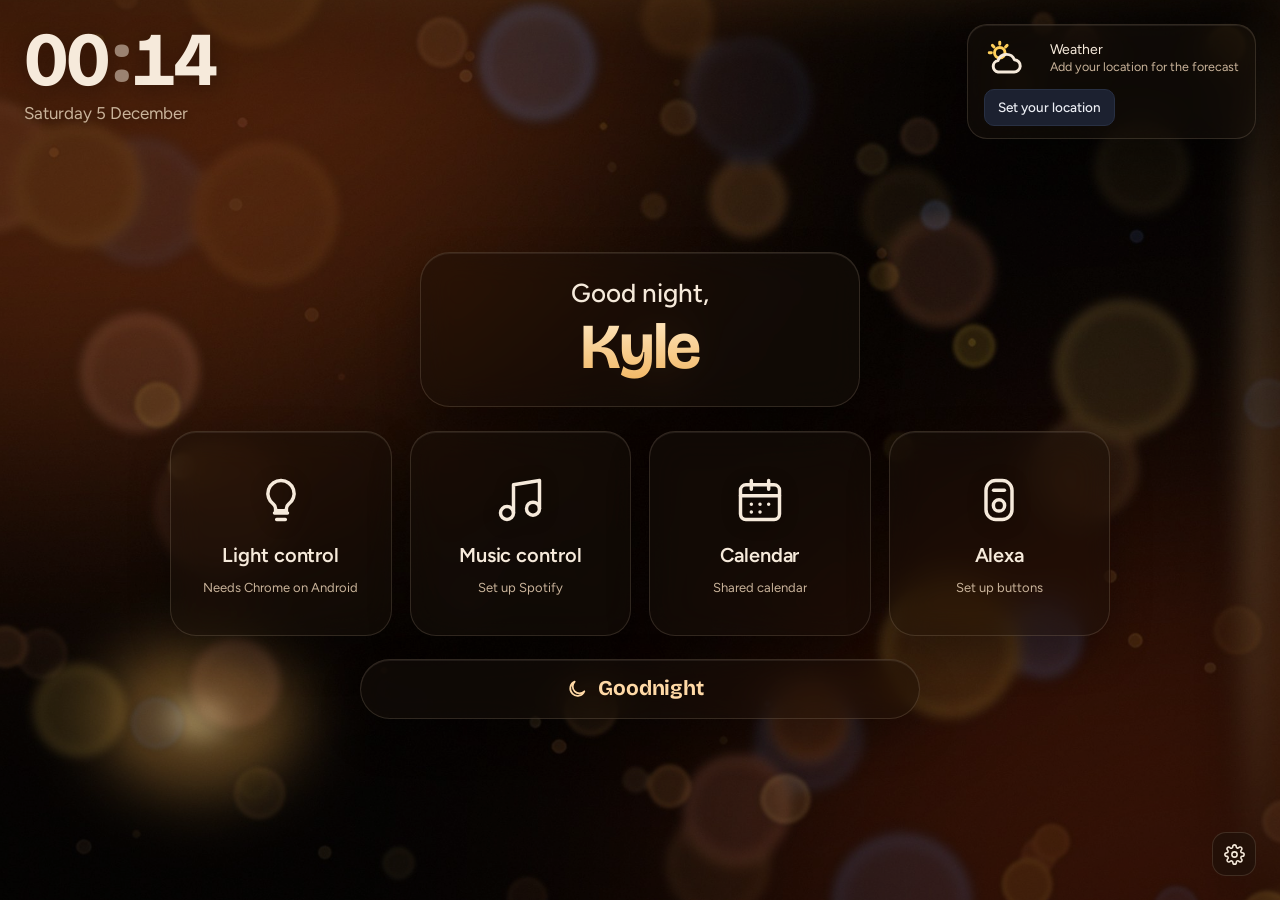
<file: home.html>
<!doctype html>
<html lang="en-GB">
<head>
<meta charset="utf-8">
<meta name="viewport" content="width=device-width, initial-scale=1, viewport-fit=cover">
<meta name="theme-color" content="#0b0d12">
<meta name="mobile-web-app-capable" content="yes">
<title>Home</title>
<link rel="manifest" href="manifest.webmanifest">
<link rel="icon" href="icons/icon-192.png">
<link rel="preconnect" href="https://fonts.googleapis.com">
<link rel="preconnect" href="https://fonts.gstatic.com" crossorigin>
<link rel="stylesheet" href="https://fonts.googleapis.com/css2?family=Bricolage+Grotesque:opsz,wght@12..96,500;12..96,700&family=Figtree:wght@400;500;600;700&display=swap">
<link rel="stylesheet" href="home.css?v=16">
</head>
<body data-view="home">
<div class="bgImg" aria-hidden="true"></div><div class="bgShade" aria-hidden="true"></div>
<div class="glows" aria-hidden="true"><i class="glow g1"></i><i class="glow g2"></i></div>

<div class="app" id="app">

  <!-- ============ LANDING ============ -->
  <section class="view vHome" data-view="home">
    <div class="hTop">
      <div>
        <div class="hTime" aria-live="off"><span id="hh">00</span><span class="colon">:</span><span id="mm">00</span><span class="ampm" id="ampm"></span></div>
        <div class="hDate" id="date"></div>
      </div>
      <div class="hWx glass" id="weather">
        <div class="wnow">
          <span class="wicon" id="wIcon"></span>
          <div class="wtemp" id="wTemp"></div>
          <div class="wtext"><div id="wDesc">Weather</div><div class="sub" id="wMeta">Finding your location…</div></div>
        </div>
        <div class="hours" id="wHours" hidden></div>
        <button class="btn ghost sm wSetup" id="wSetup" hidden>Set your location</button>
      </div>
    </div>

    <div class="hCenter">
      <div class="greetCard glass"><div class="gSmall" id="greet">Good evening,</div><div class="gName" id="gName"></div></div>
      <div class="tiles">
        <button class="tile glass" data-go="lights">
          <span class="tIcon"><svg viewBox="0 0 24 24"><path d="M9 18h6M10 21h4M12 3a6 6 0 0 0-3.5 10.9c.6.5 1 1.2 1 2V17h5v-1.1c0-.8.4-1.5 1-2A6 6 0 0 0 12 3z"/></svg></span>
          <b>Light control</b><small id="tLights"></small>
        </button>
        <button class="tile glass" data-go="music">
          <span class="live" id="tLive" hidden></span>
          <span class="tIcon" id="tMusicIcon"></span>
          <b>Music control</b><small id="tMusic"></small>
        </button>
        <button class="tile glass" data-go="calendar">
          <span class="tIcon"><svg viewBox="0 0 24 24"><rect x="3" y="5" width="18" height="16" rx="2.5"/><path d="M3 10h18M8 3v4M16 3v4"/><path d="M8 14h.01M12 14h.01M16 14h.01M8 17.5h.01M12 17.5h.01"/></svg></span>
          <b>Calendar</b><small id="tCal"></small>
        </button>
        <button class="tile glass" data-go="alexa">
          <span class="tIcon"><svg viewBox="0 0 24 24"><rect x="6" y="3" width="12" height="18" rx="4.5"/><circle cx="12" cy="14.5" r="2.6"/><path d="M9.5 7.5h5"/></svg></span>
          <b>Alexa</b><small id="tAlexa"></small>
        </button>
      </div>
      <button class="goodnight glass" id="gnBtn"><svg viewBox="0 0 24 24"><path d="M20 14.5A8 8 0 1 1 9.5 4a6.5 6.5 0 0 0 10.5 10.5z"/></svg><span id="gnText">Goodnight</span><small id="gnSub"></small></button>
    </div>

    <div class="hFoot">
      <span class="camDot" id="camDot" hidden title="Walk-up wake is watching for movement with the front camera"><svg viewBox="0 0 24 24"><path d="M2 12s3.6-7 10-7 10 7 10 7-3.6 7-10 7S2 12 2 12z"/><circle cx="12" cy="12" r="3"/></svg></span>
      <button class="icon" data-settings aria-label="Settings"><svg viewBox="0 0 24 24"><circle cx="12" cy="12" r="3"/><path d="M19.4 15a1.7 1.7 0 0 0 .3 1.8l.1.1a2 2 0 1 1-2.8 2.8l-.1-.1a1.7 1.7 0 0 0-1.8-.3 1.7 1.7 0 0 0-1 1.5V21a2 2 0 1 1-4 0v-.1a1.7 1.7 0 0 0-1.1-1.5 1.7 1.7 0 0 0-1.8.3l-.1.1a2 2 0 1 1-2.8-2.8l.1-.1a1.7 1.7 0 0 0 .3-1.8 1.7 1.7 0 0 0-1.5-1H3a2 2 0 1 1 0-4h.1a1.7 1.7 0 0 0 1.5-1.1 1.7 1.7 0 0 0-.3-1.8l-.1-.1a2 2 0 1 1 2.8-2.8l.1.1a1.7 1.7 0 0 0 1.8.3H9a1.7 1.7 0 0 0 1-1.5V3a2 2 0 1 1 4 0v.1a1.7 1.7 0 0 0 1 1.5 1.7 1.7 0 0 0 1.8-.3l.1-.1a2 2 0 1 1 2.8 2.8l-.1.1a1.7 1.7 0 0 0-.3 1.8V9a1.7 1.7 0 0 0 1.5 1H21a2 2 0 1 1 0 4h-.1a1.7 1.7 0 0 0-1.5 1z"/></svg></button>
    </div>
  </section>

  <!-- ============ LIGHTS ============ -->
  <section class="view vLights" data-view="lights" hidden>
    <header class="topbar">
      <button class="back" data-back><svg viewBox="0 0 24 24"><path d="m15 18-6-6 6-6"/></svg><span class="backLbl">Home</span></button>
      <h1>Lights</h1>
      <div class="tbRight">
        <button class="pwrBtn" id="allOn"><svg viewBox="0 0 24 24"><path d="M12 3v8"/><path d="M6.3 7.3a8 8 0 1 0 11.4 0"/></svg>All on</button>
        <button class="pwrBtn off" id="allOff"><svg viewBox="0 0 24 24"><path d="M12 3v8"/><path d="M6.3 7.3a8 8 0 1 0 11.4 0"/></svg>All off</button>
        <button class="icon" data-settings aria-label="Settings"><svg viewBox="0 0 24 24"><circle cx="12" cy="12" r="3"/><path d="M12 2v3M12 19v3M4.2 4.2l2.1 2.1M17.7 17.7l2.1 2.1M2 12h3M19 12h3M4.2 19.8l2.1-2.1M17.7 6.3l2.1-2.1"/></svg></button></div>
    </header>
    <div class="lBody">
      <div class="lLeft">
        <div class="seg lTabs" id="lTabs"><button data-t="scenes">Scenes</button><button data-t="effects">Effects</button></div>
        <div id="scenesPane"><div class="scenes" id="scenes"></div></div>
        <div id="fxPane" hidden>
          <div class="fxOn" id="fxOn"></div>
          <div class="scenes" id="fxGrid"></div>
          <div class="fxCtl">
            <div class="range" id="fxSpeedR" style="--dc:#8e96aa"><div class="fill"></div><div class="lbl"><span>Speed</span><span class="pct"></span></div><input type="range" min="1" max="100" aria-label="Effect speed"></div>
            <div class="range" id="fxBrightR" style="--dc:#8e96aa"><div class="fill"></div><div class="lbl"><span>Brightness</span><span class="pct"></span></div><input type="range" min="5" max="100" aria-label="Effect brightness"></div>
          </div>
          <button class="btn sm wide" id="fxStop" hidden style="margin-top:10px">Stop effect</button>
        </div>
      </div>
      <div class="lCards">
        <section class="card dev" id="dev-curtain"></section>
        <section class="card dev" id="dev-strip"></section>
        <section class="card dev" id="dev-usb"></section>
      </div>
    </div>
  </section>

  <!-- ============ ALEXA ============ -->
  <section class="view vAlexa" data-view="alexa" hidden>
    <header class="topbar">
      <button class="back" data-back><svg viewBox="0 0 24 24"><path d="m15 18-6-6 6-6"/></svg><span class="backLbl">Home</span></button>
      <h1>Alexa</h1>
      <div class="tbRight"><button class="btn ghost sm" id="axEditBtn">Edit buttons</button></div>
    </header>
    <div class="axBody"><div class="axGrid" id="alexa"></div></div>
  </section>

  <!-- ============ MUSIC ============ -->
  <section class="view vMusic" data-view="music" hidden>
    <header class="topbar">
      <button class="back" data-back><svg viewBox="0 0 24 24"><path d="m15 18-6-6 6-6"/></svg><span class="backLbl">Home</span></button>
      <h1>Music</h1>
      <label class="search"><svg viewBox="0 0 24 24"><circle cx="11" cy="11" r="7"/><path d="m20 20-3.5-3.5"/></svg>
        <input id="q" type="search" placeholder="What do you want to play?" autocomplete="off" enterkeyhint="search" spellcheck="false">
        <button id="qClear" hidden aria-label="Clear search">✕</button></label>
      <div class="tbRight"><button class="icon" data-settings aria-label="Settings"><svg viewBox="0 0 24 24"><circle cx="12" cy="12" r="3"/><path d="M12 2v3M12 19v3M4.2 4.2l2.1 2.1M17.7 17.7l2.1 2.1M2 12h3M19 12h3M4.2 19.8l2.1-2.1M17.7 6.3l2.1-2.1"/></svg></button></div>
    </header>
    <div class="mBody">
      <aside class="lib card"><div class="libHead"><svg viewBox="0 0 24 24"><path d="M4 4v16M9 4v16M14 4l6 16"/></svg>Your library<small class="libSort">Recently played</small></div><div class="libList" id="libList"></div></aside>
      <div class="mMain" id="mMain"></div>
      <div class="lyrPane" id="lyrPane" hidden>
        <div class="lyrHead"><div><b>Lyrics</b><small id="lyrSong"></small></div><button class="icon" id="lyrClose" aria-label="Close lyrics"><svg viewBox="0 0 24 24"><path d="M6 6l12 12M18 6 6 18"/></svg></button></div>
        <div class="lyrList" id="lyrList"></div>
        <div class="lyrSrc">Lyrics from LRCLIB</div>
      </div>
    </div>
    <footer class="player empty" id="player">
      <div class="pNow"><img id="pArt" alt=""><div><b id="pTitle">Nothing playing</b><small id="pArtist"></small></div></div>
      <div class="pMid">
        <div class="ctl">
          <button class="tog" id="pShuffle" aria-label="Shuffle"><svg viewBox="0 0 24 24"><path d="M16 3h5v5M4 20 21 3M21 16v5h-5M15 15l6 6M4 4l5 5"/></svg></button>
          <button id="pPrev" aria-label="Previous"><svg viewBox="0 0 24 24"><path d="M6 5h2v14H6zM20 5v14L9 12z"/></svg></button>
          <button class="play" id="pPlay" aria-label="Play or pause"><svg viewBox="0 0 24 24" id="pPlayIcon"><path d="M8 5v14l11-7z"/></svg></button>
          <button id="pNext" aria-label="Next"><svg viewBox="0 0 24 24"><path d="M16 5h2v14h-2zM4 5v14l11-7z"/></svg></button>
          <button class="tog" id="pRepeat" aria-label="Repeat"><svg viewBox="0 0 24 24"><path d="M17 2l4 4-4 4"/><path d="M3 11V9a3 3 0 0 1 3-3h15M7 22l-4-4 4-4"/><path d="M21 13v2a3 3 0 0 1-3 3H3"/></svg><span class="one" hidden>1</span></button>
        </div>
        <div class="progRow"><span id="pPos">0:00</span><div class="prog" id="pProg" aria-label="Seek"><i id="pBar"></i></div><span id="pDur">0:00</span></div>
      </div>
      <div class="pRight">
        <button class="pDev" id="pDev"><svg viewBox="0 0 24 24"><rect x="5" y="2" width="14" height="20" rx="2"/><circle cx="12" cy="14" r="4"/><path d="M12 6h.01"/></svg><span id="pDevName">Speakers</span></button>
        <div class="vol" id="pVolRow"><svg viewBox="0 0 24 24"><path d="M11 5 6 9H2v6h4l5 4z"/><path d="M15.5 8.5a5 5 0 0 1 0 7"/></svg><input type="range" id="pVol" min="0" max="100" aria-label="Volume"></div>
        <button class="chip lyrBtn" id="pLyrics" title="Show the lyrics"><svg viewBox="0 0 24 24"><path d="M4 6h11M4 11h11M4 16h7"/><circle cx="18" cy="16" r="2.5"/><path d="M20.5 16V5l-3 1"/></svg>Lyrics</button>
        <button class="chip" id="pFollow" hidden title="Set the lights to the album art's colours"><i></i>Lights</button>
      </div>
    </footer>
  </section>

  <!-- ============ CALENDAR ============ -->
  <section class="view vCal" data-view="calendar" hidden>
    <header class="topbar">
      <button class="closeCal" id="closeCal"><svg viewBox="0 0 24 24"><path d="M6 6l12 12M18 6 6 18"/></svg>Close calendar</button>
      <div class="miniClock" id="calClock"></div>
      <div class="miniWx" id="calWx"></div>
      <div class="tbRight">
        <button class="navTo" data-go="lights"><svg viewBox="0 0 24 24"><path d="M9 18h6M10 21h4M12 3a6 6 0 0 0-3.5 10.9c.6.5 1 1.2 1 2V17h5v-1.1c0-.8.4-1.5 1-2A6 6 0 0 0 12 3z"/></svg>Lights</button>
        <button class="navTo" data-go="music"><svg viewBox="0 0 24 24"><path d="M9 18V5l12-2v13"/><circle cx="6" cy="18" r="3"/><circle cx="18" cy="16" r="3"/></svg>Music</button>
        <button class="icon" data-settings aria-label="Settings"><svg viewBox="0 0 24 24"><circle cx="12" cy="12" r="3"/><path d="M12 2v3M12 19v3M4.2 4.2l2.1 2.1M17.7 17.7l2.1 2.1M2 12h3M19 12h3M4.2 19.8l2.1-2.1M17.7 6.3l2.1-2.1"/></svg></button>
      </div>
    </header>
    <div class="calBody">
      <div class="card month">
        <div class="monthHead">
          <h2 id="calTitle"></h2>
          <button class="nav" id="calPrev" aria-label="Previous month"><svg viewBox="0 0 24 24"><path d="m15 18-6-6 6-6"/></svg></button>
          <button class="btn ghost sm" id="calToday">Today</button>
          <button class="nav" id="calNext" aria-label="Next month"><svg viewBox="0 0 24 24"><path d="m9 18 6-6-6-6"/></svg></button>
        </div>
        <div class="dows"><span>Mon</span><span>Tue</span><span>Wed</span><span>Thu</span><span>Fri</span><span>Sat</span><span>Sun</span></div>
        <div class="mgrid" id="mgrid"></div>
        <div class="legend" id="legend"></div>
      </div>
      <div class="card agenda">
        <div class="agHead"><div class="big" id="agNum"></div><div class="dd" id="agDay"></div><button class="btn sm" id="agAdd">+ Add</button></div>
        <div class="agList" id="agList"></div>
      </div>
    </div>
  </section>
</div>

<div class="nightDim" id="nightDim" aria-hidden="true"></div>

<!-- idle screen -->
<div class="ambient" id="ambient" aria-hidden="true">
  <div class="aIn" id="aIn">
    <div class="aClockWrap" id="aClockWrap"><div class="aClock" id="aClock">00:00</div><div class="aDate" id="aDate"></div></div>
    <div class="aMusic" id="aMusic" hidden>
      <div class="aArt"><img id="aArt" alt=""></div>
      <div class="aText"><div class="aSmallClock" id="aSmallClock"></div><div class="aTitle" id="aTitle"></div><div class="aArtist" id="aArtist"></div><div class="aBar"><i id="aBar"></i></div>
        <div class="aLyr" id="aLyr" hidden><div class="aLyrNow" id="aLyrNow"></div><div class="aLyrNext" id="aLyrNext"></div></div></div>
    </div>
  </div>
</div>

<!-- settings -->
<div class="sheet" id="settings" role="dialog" aria-label="Settings">
  <div class="in">
    <div class="sHead"><h2>Settings</h2><button class="icon" data-close aria-label="Close"><svg viewBox="0 0 24 24"><path d="M6 6l12 12M18 6 6 18"/></svg></button></div>

    <div class="sec">
      <h3>Home screen</h3>
      <label class="opt">Name in the greeting <input class="field" id="oName" style="max-width:190px" maxlength="24" autocomplete="off" placeholder="None"></label>
      <div class="opt">Background
        <div class="row"><label class="btn ghost sm" style="cursor:pointer">Choose photo<input type="file" id="bgPick" accept="image/*" hidden></label><button class="btn ghost sm" id="bgReset" hidden>Use default</button></div></div>
      <label class="opt">24-hour clock <button class="switch" id="o24" role="switch" aria-checked="true" style="--dc:#4ade80"><i></i></button></label>
      <label class="opt">Keep the screen on <button class="switch" id="oAwake" role="switch" aria-checked="true" style="--dc:#4ade80"><i></i></button></label>
      <label class="opt">When nobody's used it for
        <select id="oDim"><option value="0">Never</option><option value="1">1 minute</option><option value="2">2 minutes</option><option value="5">5 minutes</option><option value="15">15 minutes</option></select></label>
      <p class="hint">After that it goes back to the home screen, then to a black screen showing the album art (if music's playing) or a dim clock. In calendar mode it stays on the calendar and dims at night. Tap to wake.</p>
      <label class="opt" style="margin-top:10px">Wake when someone walks up <button class="switch" id="oMotion" role="switch" aria-checked="false" style="--dc:#4ade80"><i></i></button></label>
      <div id="motionBox" hidden>
        <label class="opt">Sensitivity
          <select id="oSens"><option value="low">Low</option><option value="med">Medium</option><option value="high">High</option></select></label>
        <div class="meter" aria-hidden="true"><i id="motionLevel"></i><b id="motionMark"></b></div>
        <p class="hint">Wave in front of the tablet: the green bar should cross the white line. Use Low if it wakes when nobody's there.</p>
      </div>
      <p class="hint">Walk-up wake watches the front camera for movement. Frames are only compared on the tablet, never saved or sent anywhere, and an eye icon on the home screen shows when it's on.</p>
    </div>

    <div class="sec">
      <h3>Weather</h3>
      <div class="row"><button class="btn ghost sm" id="useLoc">Use this tablet's location</button></div>
      <div class="row" style="margin-top:10px;flex-wrap:nowrap"><input class="field" id="cityIn" placeholder="Or search for a town" autocomplete="off"><button class="btn sm" id="citySearch">Search</button></div>
      <div class="results" id="cityResults"></div>
      <p class="hint" id="locNow"></p>
    </div>

    <div class="sec" id="calSec">
      <h3>Calendar</h3>
      <p class="hint" style="margin-top:0">Shows a Google Calendar you both share, so you can add events from the Google Calendar app on your phones as well as here. It connects through a small script that runs in your Google account:</p>
      <div class="hint"><ol>
        <li>On a computer, open <a id="calScript" target="_blank" rel="noopener">calendar-bridge.gs</a> and follow the steps at the top. You'll paste it into <span class="code">script.google.com</span>, set a secret phrase, and deploy it as a web app.</li>
        <li>Paste the Web app URL and the same secret phrase here, then tap Connect.</li>
      </ol></div>
      <input class="field" id="calUrl" placeholder="https://script.google.com/macros/s/…/exec" autocomplete="off" spellcheck="false" style="margin-top:10px">
      <div class="row" style="margin-top:8px;flex-wrap:nowrap"><input class="field" id="calSecret" type="password" placeholder="Secret phrase" autocomplete="off"><button class="btn sm" id="calSave">Connect</button></div>
      <p class="hint" id="calStatus"></p>
      <div class="two" style="margin-top:10px"><input class="field" id="calP1" maxlength="16" placeholder="Your name"><input class="field" id="calP2" maxlength="16" placeholder="Partner's name"></div>
      <label class="opt" style="margin-top:8px">Bank holidays <button class="switch" id="oHol" role="switch" aria-checked="true" style="--dc:#4ade80"><i></i></button></label>
      <label class="opt">Other UK days (Mother's Day, Halloween…) <button class="switch" id="oObs" role="switch" aria-checked="false" style="--dc:#4ade80"><i></i></button></label>
      <label class="opt">Birthdays from your Google Contacts <button class="switch" id="oBday" role="switch" aria-checked="true" style="--dc:#4ade80"><i></i></button></label>
      <p class="hint">Holidays and birthdays need the latest calendar-bridge.gs (see step 7 in it for birthdays).</p>
      <p class="hint">Names for the colour key. Events you add here get matching colours on your phones too: blue for you, pink for your partner, purple for both.</p>
      <div class="row" style="margin-top:12px;flex-wrap:nowrap"><input class="field" id="calDiscord" type="password" placeholder="Discord webhook URL (optional)" autocomplete="off" spellcheck="false"><button class="btn sm ghost" id="calDiscordTest">Test</button></div>
      <label class="opt" style="margin-top:8px">Also post edits and deletes <button class="switch" id="oDcAll" role="switch" aria-checked="false" style="--dc:#5865f2"><i></i></button></label>
      <p class="hint">Events added here are posted to that Discord channel. In Discord: Server Settings &gt; Integrations &gt; Webhooks &gt; New Webhook &gt; Copy Webhook URL.</p>
    </div>

    <div class="sec" id="spSec">
      <h3>Spotify</h3>
      <div id="spOut">
        <p class="hint" style="margin-top:0">Spotify only lets your own apps read and control playback, so this needs a free developer app (your account must be Premium):</p>
        <div class="hint"><ol>
          <li>Go to <span class="code">developer.spotify.com/dashboard</span> and choose <b>Create app</b>.</li>
          <li>Give it any name, tick <b>Web API</b>, and add this exact <b>Redirect URI</b>:<br><span class="code" id="spRedirect"></span> <button class="btn ghost sm" id="spCopy" style="margin-top:6px">Copy</button></li>
          <li>Save, then copy the app's <b>Client ID</b> into the box below.</li>
        </ol></div>
        <div class="row" style="margin-top:12px;flex-wrap:nowrap"><input class="field" id="spClient" placeholder="Client ID" autocomplete="off" spellcheck="false"><button class="btn sm" id="spConnect">Connect</button></div>
        <p class="hint">If you installed this page as an app, do the sign-in once in a normal Chrome tab. The app shares Chrome's storage, so it stays signed in.</p>
      </div>
      <div id="spIn" hidden>
        <p class="hint" style="margin-top:0">Connected to Spotify.</p>
        <label class="opt" style="margin-top:6px">Lyrics on the idle screen <button class="switch" id="oLyrIdle" role="switch" aria-checked="true" style="--dc:#1ed760"><i></i></button></label>
        <p class="hint" id="spLib" hidden>Reconnect once so the Music screen can show your playlists, liked songs and recently played.</p>
        <div class="row" style="margin-top:10px"><button class="btn ghost sm" id="spRelog">Reconnect</button><button class="btn ghost sm" id="spLogout">Disconnect Spotify</button></div>
      </div>
    </div>

    <div class="sec" id="axSec">
      <h3>Alexa</h3>
      <p class="hint" style="margin-top:0">Goodnight and the Alexa buttons go through Voice Monkey, a free Alexa skill:</p>
      <div class="hint"><ol>
        <li>Sign up at <span class="code">voicemonkey.io</span> and enable the Voice Monkey skill in the Alexa app.</li>
        <li>In the Voice Monkey console, add a <b>Routine Trigger</b> for each button (or a <b>Speaker</b> for announcements) and copy its ID.</li>
        <li>In the Alexa app, make a Routine. For <b>When this happens</b>, pick the Voice Monkey device and that trigger, then add the actions.</li>
      </ol></div>
      <p class="hint">A button can also switch the curtain and strip to a scene after Alexa runs, or only do the lights if you leave the ID empty.</p>
      <div class="row" style="margin-top:12px;flex-wrap:nowrap"><input class="field" id="vmToken" type="password" placeholder="Voice Monkey API token" autocomplete="off" spellcheck="false"><button class="btn sm" id="vmSave">Save</button></div>

      <div style="margin-top:16px;font-weight:600">Goodnight</div>
      <p class="hint" style="margin-top:4px">Runs an Alexa routine straight away, then turns the curtain and strip off. Copy the actions from your "Alexa, goodnight" routine into a routine that starts from a Voice Monkey trigger.</p>
      <div class="row" style="margin-top:8px;flex-wrap:nowrap"><input class="field" id="gnDevice" placeholder="Goodnight Routine Trigger ID" autocomplete="off" spellcheck="false"><button class="btn ghost sm" id="gnTest">Test</button></div>
      <label class="opt">Lights off after
        <select id="gnMins"><option value="1">1 minute</option><option value="2">2 minutes</option><option value="5">5 minutes</option><option value="10">10 minutes</option><option value="15">15 minutes</option></select></label>

      <div style="margin-top:16px;font-weight:600">Buttons on the Alexa screen</div>
      <div class="axList" id="axList"></div>
      <div class="axForm">
        <div class="two">
          <input class="field" id="axLabel" placeholder="Button name, e.g. Heating on" maxlength="28" autocomplete="off">
          <select id="axKind"><option value="trigger">Run a Routine</option><option value="announce">Announce</option></select>
        </div>
        <input class="field" id="axDevice" placeholder="Routine Trigger ID from Voice Monkey" autocomplete="off" spellcheck="false">
        <input class="field" id="axSpeech" placeholder="What Alexa should say" hidden autocomplete="off">
        <div class="two">
          <select id="axScene" aria-label="Then with the lights"><option value="">Lights: leave as they are</option></select>
          <select id="axDelay" aria-label="When" hidden><option value="0">Straight away</option><option value="1">After 1 minute</option><option value="2">After 2 minutes</option><option value="5">After 5 minutes</option><option value="10">After 10 minutes</option><option value="15">After 15 minutes</option></select>
        </div>
        <div class="icons" id="axIcons"></div>
        <div class="row"><button class="btn sm" id="axAdd">Add button</button><button class="btn ghost sm" id="axTest">Test</button><button class="btn ghost sm" id="axCancel" hidden>Cancel</button></div>
      </div>
    </div>

    <div class="sec">
      <h3>Lights</h3>
      <div class="row"><button class="btn ghost sm" id="pairCurtain">Pair the curtain</button><button class="btn ghost sm" id="pairStrip">Pair the strip</button><button class="btn ghost sm" id="pairUsb">Pair the USB lights</button></div>
      <div style="margin-top:16px;font-weight:600">USB lights (Zengge BT SPI controller)</div>
      <label class="opt">Name <input class="field" id="usbName" style="max-width:190px" maxlength="20" autocomplete="off" placeholder="USB lights"></label>
      <label class="opt">LEDs <input class="field" id="usbSegs" type="number" min="2" max="600" style="max-width:90px"></label>
      <p class="hint" style="margin-top:2px">Same as "Number of IC light per segment" in the ZENGGE app.</p>
      <div class="opt">Full-length test <div class="seg" id="usbFrag" style="max-width:250px"><button data-v="A">1</button><button data-v="B">2</button><button data-v="C">3</button><button data-v="D">4</button><button data-v="E">5</button></div></div>
      <p class="hint" style="margin-top:4px">Each button sends a rainbow along all the LEDs, split up a different way. Tap 1. If one rainbow runs from start to end with nothing dark, you're done. If not, try 2, then 3, and so on. The one you tap last is kept.</p>
      <p class="hint" style="margin-top:4px">When pairing, the list may show the curtain too (they're the same make). The controller is the one that isn't the curtain's name; if you pick the curtain by mistake it'll tell you.</p>
      <div class="opt">Colour check <span class="muted" id="usbOrderNow" style="font-size:13px"></span></div>
      <div class="row"><button class="btn ghost sm" id="usbCheckStart">Check colours</button><button class="btn ghost sm" id="usbCheckReset">Reset</button></div>
      <div id="usbCheck" hidden style="margin-top:10px">
        <p class="hint" id="usbCheckQ" style="margin-top:0"></p>
        <div class="seg" style="margin-top:8px"><button data-c="r"><i style="--ec:#ff2a2a"></i>Red</button><button data-c="g"><i style="--ec:#22ff66"></i>Green</button><button data-c="b"><i style="--ec:#2a7cff"></i>Blue</button></div>
      </div>
      <p class="hint" style="margin-top:6px">If colours on these lights come out wrong (red shows as green, for example), tap Check colours and answer the two questions. Every colour sent to them is then corrected.</p>
      <p class="hint">Each light takes one Bluetooth connection at a time, so while this screen is connected your phone can't be.</p>
      <p class="hint" id="flagHint" hidden>To reconnect by itself after the page reloads, open <span class="code">chrome://flags</span>, search for <b>Web Bluetooth new permissions backend</b>, turn it on and restart Chrome.</p>
    </div>
  </div>
</div>

<!-- speaker picker -->
<div class="sheet center" id="speakers" role="dialog" aria-label="Speakers">
  <div class="in" style="width:min(420px,92vw)">
    <div class="sHead"><h2>Play on</h2><button class="icon" data-close aria-label="Close"><svg viewBox="0 0 24 24"><path d="M6 6l12 12M18 6 6 18"/></svg></button></div>
    <div class="devs" id="devList"><p class="hint">Looking for speakers…</p></div>
    <p class="hint">Only speakers that are switched on and signed in to Spotify show up here.</p>
  </div>
</div>

<!-- event editor -->
<div class="sheet center" id="evSheet" role="dialog" aria-label="Event">
  <div class="in" style="width:min(540px,94vw)">
    <div class="sHead"><h2 id="evHead">New event</h2><button class="icon" data-close aria-label="Close"><svg viewBox="0 0 24 24"><path d="M6 6l12 12M18 6 6 18"/></svg></button></div>
    <div class="form">
      <input class="field" id="evTitle" placeholder="What's happening?" maxlength="120" autocomplete="off">
      <div class="seg" id="evWho"><button data-who="p1"><i></i><span></span></button><button data-who="p2"><i></i><span></span></button><button data-who="both"><i></i><span>Both</span></button></div>
      <div class="three" id="evTimes"><input class="field" type="date" id="evDate"><input class="field" type="time" id="evStart"><input class="field" type="time" id="evEnd"></div>
      <label class="opt">All day <button class="switch" id="evAllDay" role="switch" aria-checked="false" style="--dc:#4ade80"><i></i></button></label>
      <input class="field" id="evLoc" placeholder="Location (optional)" autocomplete="off">
      <textarea class="field" id="evNotes" placeholder="Notes (optional)"></textarea>
      <p class="hint" id="evRecurring" hidden>This event repeats, so change it in Google Calendar.</p>
      <div class="formBtns"><button class="btn sm del" id="evDel" hidden>Delete</button><button class="btn ghost sm" data-close>Cancel</button><button class="btn sm" id="evSave">Save</button></div>
    </div>
  </div>
</div>

<div id="toast" role="status"></div>
<script src="home.js?v=16"></script>
</body>
</html>
</file>
<file: home.css>
/* Home: wall panel for an 8" tablet (Galaxy Tab S2, 1024x768 CSS px).
   One page with four views: home (landing), lights, music, calendar.
   Warm glass on the landing, darker glass elsewhere. Chrome 119 safe. */
@property --c1{syntax:'<color>';inherits:true;initial-value:#ff7a3d}
@property --c2{syntax:'<color>';inherits:true;initial-value:#2a7cff}
@property --c3{syntax:'<color>';inherits:true;initial-value:#1db954}
:root{
  color-scheme:dark;
  --bg:#0b0d12; --surface:#141822; --surface2:#1c2130; --line:#283043;
  --fg:#eceef4; --muted:#8e96aa; --faint:#566078;
  --ok:#4ade80; --warn:#ffcf5a; --err:#ff6b81; --sp:#1db954; --ax:#00caff;
  --warm:#ffd9a6; --warmfg:#f6eadb; --warmmuted:#c9b39a;
  --glass:rgba(26,18,13,.46); --glassline:rgba(255,226,196,.14);
  --display:"Bricolage Grotesque","Segoe UI",system-ui,sans-serif;
  --body:"Figtree","Segoe UI",system-ui,-apple-system,sans-serif;
  --r:22px; --pad:clamp(14px,2.4vw,24px); --gap:clamp(12px,1.6vw,16px);
  --c1:#ff7a3d; --c2:#2a7cff; --c3:#1db954;
  --top:64px;
  transition:--c1 1.2s,--c2 1.2s,--c3 1.2s;
}
*{box-sizing:border-box}
[hidden]{display:none!important}
html,body{margin:0;height:100%;background:var(--bg)}
body{color:var(--fg);font-family:var(--body);font-size:15px;line-height:1.4;overflow:hidden;
  -webkit-user-select:none;user-select:none;overscroll-behavior:none;-webkit-tap-highlight-color:transparent}
button,input,select,textarea{font:inherit;color:inherit}
button{cursor:pointer}
:focus-visible{outline:2px solid var(--fg);outline-offset:2px}
.muted{color:var(--muted)}

/* ---------- background ---------- */
.bgImg{position:fixed;inset:-12px;z-index:0;background:#0c0806 var(--bgimg,url(img/home-bg.jpg)) center/cover no-repeat;transition:filter .8s}
.bgShade{position:fixed;inset:0;z-index:0;pointer-events:none;transition:background .6s;
  background:radial-gradient(120% 90% at 50% 45%,rgba(0,0,0,.05),rgba(0,0,0,.55))}
body:not([data-view=home]) .bgShade{background:rgba(9,10,14,.86)}
body:not([data-view=home]) .bgImg{filter:blur(18px) saturate(1.1)}
.glows{position:fixed;inset:0;z-index:0;pointer-events:none;opacity:0;transition:opacity .6s}
body[data-view=lights] .glows{opacity:1}
.glow{position:absolute;width:80vmax;height:80vmax;border-radius:50%;transition:opacity 1.2s}
.g1{left:-30vmax;top:-34vmax;opacity:var(--o1,0);background:radial-gradient(closest-side,color-mix(in srgb,var(--c1) 30%,transparent),transparent)}
.g2{right:-30vmax;bottom:-40vmax;opacity:var(--o2,0);background:radial-gradient(closest-side,color-mix(in srgb,var(--c2) 26%,transparent),transparent)}

.app{position:relative;z-index:1;height:100vh;height:100dvh;transition:transform 4s ease}
.view{height:100%;display:flex;flex-direction:column;animation:viewIn .35s ease}
@keyframes viewIn{from{opacity:0;transform:translateY(8px)}to{opacity:1;transform:none}}

.glass{background:var(--glass);border:1px solid var(--glassline);
  -webkit-backdrop-filter:blur(18px) saturate(1.35);backdrop-filter:blur(18px) saturate(1.35);
  box-shadow:inset 0 1px 0 rgba(255,240,220,.08),0 18px 40px rgba(0,0,0,.28)}
.card{background:color-mix(in srgb,var(--surface) 82%,transparent);border:1px solid color-mix(in srgb,var(--line) 85%,transparent);border-radius:var(--r);padding:16px}

/* ---------- top bar (lights, music, calendar) ---------- */
.topbar{height:var(--top);flex:none;display:flex;align-items:center;gap:12px;padding:0 var(--pad);margin-top:10px}
.back{display:flex;align-items:center;gap:6px;height:44px;padding:0 16px 0 10px;border-radius:999px;border:1px solid var(--line);
  background:color-mix(in srgb,var(--surface) 80%,transparent);font-weight:600;white-space:nowrap}
.back svg{width:20px;height:20px;stroke:currentColor;fill:none;stroke-width:2.2;stroke-linecap:round;stroke-linejoin:round}
.topbar h1{font-family:var(--display);font-size:26px;font-weight:700;letter-spacing:-.02em;margin:0 0 0 4px;white-space:nowrap}
.tbRight{margin-left:auto;display:flex;align-items:center;gap:10px;min-width:0}
.icon{width:44px;height:44px;flex:none;border-radius:14px;border:1px solid var(--line);background:color-mix(in srgb,var(--surface) 80%,transparent);display:grid;place-items:center;padding:0}
.icon svg{width:21px;height:21px;stroke:currentColor;fill:none;stroke-width:1.8;stroke-linecap:round;stroke-linejoin:round}
.miniClock{font-family:var(--display);font-weight:700;font-size:24px;letter-spacing:-.02em;font-variant-numeric:tabular-nums}
.miniWx{display:flex;align-items:center;gap:6px;color:var(--muted);font-size:14px;white-space:nowrap}
.miniWx svg{width:24px;height:24px}
.miniWx b{color:var(--fg);font-size:16px}

/* ---------- landing ---------- */
.vHome{padding:var(--pad);color:var(--warmfg)}
.hTop{display:flex;justify-content:space-between;align-items:flex-start;gap:16px}
.hTime{font-family:var(--display);font-weight:700;font-size:clamp(54px,7vw,76px);line-height:.95;letter-spacing:-.04em;font-variant-numeric:tabular-nums;
  text-shadow:0 4px 24px rgba(0,0,0,.35);white-space:nowrap}
.hTime .colon{display:inline-block;width:.32em;text-align:center;opacity:.5;position:relative;top:-.04em}
.hTime .ampm{font-size:.3em;margin-left:.15em;font-weight:500;opacity:.7;letter-spacing:0}
.hDate{font-size:17px;color:var(--warmmuted);margin-top:6px;text-shadow:0 2px 10px rgba(0,0,0,.4)}
.hWx{border-radius:20px;padding:12px 16px;min-width:270px}
.wnow{display:flex;align-items:center;gap:12px}
.wicon svg{width:42px;height:42px;display:block}
.wtemp{font-family:var(--display);font-size:38px;font-weight:700;letter-spacing:-.03em;line-height:1}
.wtext{min-width:0;font-size:14px;line-height:1.3}
.wtext div{white-space:nowrap;overflow:hidden;text-overflow:ellipsis}
.wtext .sub{font-size:12.5px;color:var(--warmmuted)}
.hours{display:grid;grid-template-columns:repeat(6,minmax(0,1fr));gap:4px;margin-top:10px;border-top:1px solid var(--glassline);padding-top:9px}
.hr{display:flex;flex-direction:column;align-items:center;gap:2px;font-size:11.5px;color:var(--warmmuted);font-variant-numeric:tabular-nums}
.hr svg{width:20px;height:20px}
.hr b{color:var(--warmfg);font-weight:600;font-size:13px}
.hr .rain{color:#8fcbff;font-size:10.5px;min-height:12px}
.wx{stroke:currentColor;fill:none;stroke-width:1.7;stroke-linecap:round;stroke-linejoin:round}
.wx .sun{stroke:#ffcf5a}.wx .moon{stroke:#d7ddff}.wx .drop{stroke:#8fcbff}.wx .bolt{stroke:#ffcf5a}
.wSetup{margin-top:10px}

.hCenter{flex:1;display:flex;flex-direction:column;align-items:center;justify-content:center;gap:clamp(16px,2.6vh,26px);min-height:0}
.greetCard{border-radius:30px;padding:22px 60px 26px;text-align:center;min-width:min(440px,80vw)}
.gSmall{font-size:clamp(20px,2.4vw,26px);font-weight:500;color:var(--warmfg)}
.gName{font-family:var(--display);font-weight:700;font-size:clamp(46px,6vw,64px);line-height:1.05;letter-spacing:-.025em;margin-top:2px;
  background:linear-gradient(180deg,#ffe9c4,#f2b866);-webkit-background-clip:text;background-clip:text;color:transparent}
.gName:empty{display:none}
.tiles{display:grid;grid-template-columns:repeat(4,minmax(0,1fr));gap:clamp(12px,1.8vw,18px);width:min(940px,94vw)}
.tile{border-radius:26px;aspect-ratio:1.08;padding:18px 14px;display:flex;flex-direction:column;align-items:center;justify-content:center;gap:10px;
  color:var(--warmfg);text-align:center;transition:transform .12s,border-color .25s;position:relative;overflow:hidden;min-width:0}
.tile:active{transform:scale(.96)}
.tIcon{width:62px;height:62px;display:grid;place-items:center}
.tIcon svg{width:52px;height:52px;stroke:var(--warmfg);fill:none;stroke-width:1.6;stroke-linecap:round;stroke-linejoin:round;filter:drop-shadow(0 2px 8px rgba(0,0,0,.3))}
.tIcon img{width:62px;height:62px;border-radius:12px;object-fit:cover;box-shadow:0 6px 18px rgba(0,0,0,.45)}
.tile b{font-weight:600;font-size:clamp(17px,2vw,20px);letter-spacing:-.005em}
.tile small{font-size:13px;color:var(--warmmuted);max-width:100%;white-space:nowrap;overflow:hidden;text-overflow:ellipsis;min-height:1.3em}
.tile .live{position:absolute;top:14px;right:14px;width:9px;height:9px;border-radius:50%;background:var(--sp);box-shadow:0 0 10px var(--sp)}
.goodnight{border-radius:999px;height:60px;width:min(560px,80vw);font-family:var(--display);font-weight:700;font-size:21px;letter-spacing:-.01em;
  color:var(--warm);display:flex;align-items:center;justify-content:center;gap:10px;transition:transform .12s}
.goodnight:active{transform:scale(.98)}
.goodnight svg{width:22px;height:22px;stroke:currentColor;fill:none;stroke-width:1.9;stroke-linecap:round;stroke-linejoin:round}
.goodnight.armed{color:#fff;background:rgba(60,30,90,.5);border-color:rgba(200,160,255,.35)}
.goodnight small{font-family:var(--body);font-weight:500;font-size:14px;opacity:.75}
.hFoot{display:flex;justify-content:flex-end;align-items:center;gap:8px;height:44px}
.vHome .icon{background:var(--glass);border-color:var(--glassline);color:var(--warmfg)}
.camDot{width:40px;height:40px;display:grid;place-items:center;color:var(--muted)}
.camDot svg{width:19px;height:19px;stroke:currentColor;fill:none;stroke-width:1.8;stroke-linecap:round;stroke-linejoin:round}
.camDot.seen{color:var(--ok)}

/* ---------- lights ---------- */
.lBody{flex:1;min-height:0;display:grid;grid-template-columns:minmax(0,31fr) minmax(0,69fr);gap:var(--gap);padding:6px var(--pad) var(--pad)}
.lLeft{min-height:0;overflow:auto;padding-right:2px;display:flex;flex-direction:column}
/* Scenes stretch to fill the column, so the tiles are as big as the space allows */
#scenesPane{flex:1;min-height:0;display:flex;flex-direction:column}
#scenesPane .scenes{flex:1;grid-auto-rows:minmax(84px,1fr)}
#scenesPane .scene{padding:9px 8px 10px;gap:9px;border-radius:18px}
#scenesPane .scene i{flex:1;min-height:34px;border-radius:12px}
#scenesPane .scene b{font-size:14.5px;letter-spacing:-.01em}
.lCards{display:grid;grid-template-rows:repeat(3,minmax(0,1fr));gap:12px;min-height:0}
.secLabel{font-size:11.5px;letter-spacing:.09em;text-transform:uppercase;color:var(--muted);font-weight:600;margin:4px 2px 10px}
.secLabel.mt{margin-top:18px}
.scenes{display:grid;grid-template-columns:repeat(3,minmax(0,1fr));gap:9px}
.scene{border:1px solid var(--line);background:color-mix(in srgb,var(--surface) 84%,transparent);border-radius:16px;padding:8px 8px 9px;
  display:flex;flex-direction:column;gap:7px;align-items:stretch;text-align:left;min-width:0;transition:transform .1s,border-color .25s}
.scene:active{transform:scale(.96)}
.scene i{display:block;height:30px;border-radius:10px;background:var(--g);position:relative}
.scene i svg{position:absolute;inset:0;margin:auto;width:18px;height:18px;stroke:var(--muted);fill:none;stroke-width:2;stroke-linecap:round}
.scene b{font-weight:600;font-size:13.5px;padding-left:2px;white-space:nowrap;overflow:hidden;text-overflow:ellipsis}
.scene.on{border-color:var(--fg);box-shadow:inset 0 0 0 1px var(--fg)}
.lTabs{margin:0 0 12px}
.lTabs button.live::after{content:"";width:7px;height:7px;border-radius:50%;background:var(--ok);box-shadow:0 0 6px var(--ok);margin-left:2px}
.fxOn{display:flex;flex-wrap:wrap;gap:6px;margin-bottom:10px}
.lchip{display:inline-flex;align-items:center;gap:6px;border:1px solid var(--line);background:var(--surface2);border-radius:999px;padding:6px 11px;font-size:12.5px;color:var(--muted)}
.lchip i{width:8px;height:8px;border-radius:50%;background:var(--faint)}
.lchip.on{color:var(--fg);border-color:color-mix(in srgb,var(--fg) 40%,var(--line))}
.lchip.on i{background:var(--ok)}
.lchip.off{opacity:.5}
.fxHead{grid-column:1/-1;margin:6px 2px 0}
.fxTile b{font-size:12.5px;letter-spacing:-.15px;padding-left:0}
.fxTile.on i{background-size:200% 100%;animation:fxpan 2.4s linear infinite}
@keyframes fxpan{to{background-position:200% 0}}
.fxCtl{display:flex;flex-direction:column;gap:8px;margin-top:12px}
.fxCtl .range{height:40px}
.alexa{display:flex;flex-wrap:wrap;gap:8px}
.ax{flex:1 1 auto;display:flex;align-items:center;justify-content:center;gap:9px;min-width:0;border:1px solid var(--line);background:color-mix(in srgb,var(--surface) 84%,transparent);
  border-radius:999px;padding:6px 16px 6px 6px;text-align:left;transition:transform .1s,border-color .25s}
.ax:active{transform:scale(.96)}
.ring{width:32px;height:32px;flex:none;border-radius:50%;display:grid;place-items:center;
  box-shadow:inset 0 0 0 2px color-mix(in srgb,var(--ax) 70%,transparent);background:color-mix(in srgb,var(--ax) 10%,transparent)}
.ring svg{width:17px;height:17px;stroke:#7fe3ff;fill:none;stroke-width:1.9;stroke-linecap:round;stroke-linejoin:round}
.ax b{font-weight:600;font-size:14px;white-space:nowrap;overflow:hidden;text-overflow:ellipsis}
.ax.busy .ring{animation:axpulse .9s ease-in-out infinite}
@keyframes axpulse{50%{box-shadow:inset 0 0 0 2px var(--ax),0 0 14px var(--ax)}}
.ax.done{border-color:var(--ax)}.ax.fail{border-color:var(--err)}
/* All on / All off */
.pwrBtn{display:flex;align-items:center;gap:8px;height:44px;padding:0 18px 0 14px;border-radius:999px;font-weight:600;font-size:15px;
  border:1px solid color-mix(in srgb,var(--warm) 45%,var(--line));background:color-mix(in srgb,var(--warm) 14%,var(--surface));color:var(--fg);transition:transform .1s}
.pwrBtn.off{border-color:var(--line);background:var(--surface2)}
.pwrBtn:active{transform:scale(.95)}
.pwrBtn svg{width:19px;height:19px;stroke:currentColor;fill:none;stroke-width:2.2;stroke-linecap:round}
.pwrBtn:not(.off) svg{stroke:var(--warm)}
/* Alexa page */
.axBody{flex:1;min-height:0;overflow:auto;padding:10px var(--pad) var(--pad)}
.axGrid{display:grid;grid-template-columns:repeat(auto-fill,minmax(210px,1fr));gap:var(--gap);align-content:start}
.axc{--ax:#00caff;display:flex;flex-direction:column;align-items:flex-start;justify-content:space-between;gap:14px;min-width:0;min-height:150px;
  border:1px solid var(--line);background:color-mix(in srgb,var(--surface) 84%,transparent);border-radius:22px;padding:18px;text-align:left;
  transition:transform .1s,border-color .25s,background .25s}
.axc:active{transform:scale(.97)}
.axc .ring{width:52px;height:52px}
.axc .ring svg{width:26px;height:26px}
.axc b{font-weight:600;font-size:19px;letter-spacing:-.01em;max-width:100%;white-space:nowrap;overflow:hidden;text-overflow:ellipsis;margin-top:auto}
.axc small{color:var(--muted);font-size:13px;line-height:1.35;margin-top:-10px;display:-webkit-box;-webkit-line-clamp:2;-webkit-box-orient:vertical;overflow:hidden}
.axc.busy .ring{animation:axpulse .9s ease-in-out infinite}
.axc.done{border-color:var(--ax);background:color-mix(in srgb,var(--ax) 8%,var(--surface))}.axc.done small{color:var(--ax)}
.axc.fail{border-color:var(--err)}.axc.fail small{color:var(--err)}
.axGrid .axEmpty{grid-column:1/-1;font-size:15px;padding:18px 20px}
.axEmpty{color:var(--muted);font-size:13.5px;line-height:1.45;border:1px dashed var(--line);border-radius:14px;padding:12px 14px}

.dev{--dc:#ff7a3d;display:flex;flex-direction:column;justify-content:space-between;gap:12px;min-height:0;padding:16px 18px 18px;position:relative;overflow:hidden}
.devLine{position:absolute;left:0;right:0;top:0;height:5px;opacity:.2;transition:opacity .4s}
.dev.lit .devLine{opacity:.9}
.devHead{display:flex;align-items:center;justify-content:space-between;gap:10px}
.devActs{display:flex;align-items:center;gap:12px;flex:none}
.devActs .more{margin-left:0}
.devHead h2{font-family:var(--display);font-size:21px;font-weight:700;margin:0;letter-spacing:-.02em;line-height:1.1}
.status{display:flex;align-items:center;gap:7px;font-size:12.5px;color:var(--muted);margin-top:3px}
.status .dot{width:8px;height:8px;border-radius:50%;background:var(--faint);flex:none}
.dev[data-state=on] .status .dot{background:var(--ok);box-shadow:0 0 8px var(--ok)}
.dev[data-state=connecting] .status .dot,.dev[data-state=lost] .status .dot{background:var(--warn);animation:pulse 1.2s infinite}
@keyframes pulse{50%{opacity:.3}}
.switch{width:62px;height:36px;flex:none;border-radius:999px;border:1px solid var(--line);background:var(--surface2);position:relative;padding:0;transition:background .3s,border-color .3s}
.switch i{position:absolute;top:3px;left:3px;width:28px;height:28px;border-radius:50%;background:#aeb4c4;transition:transform .25s,background .25s}
.switch[aria-checked=true]{background:var(--dc);border-color:transparent}
.switch[aria-checked=true] i{transform:translateX(26px);background:#fff;box-shadow:0 2px 6px rgba(0,0,0,.35)}
.dev .switch{width:74px;height:42px}
.dev .switch i{width:34px;height:34px}
.dev .switch[aria-checked=true] i{transform:translateX(32px)}
.range{position:relative;height:46px;border-radius:14px;background:var(--surface2);border:1px solid var(--line);overflow:hidden;flex:none}
.range .fill{position:absolute;left:0;top:0;bottom:0;width:50%;background:linear-gradient(90deg,color-mix(in srgb,var(--dc) 30%,transparent),color-mix(in srgb,var(--dc) 75%,transparent))}
.range .lbl{position:absolute;inset:0;display:flex;align-items:center;justify-content:space-between;padding:0 14px;pointer-events:none;
  font-weight:600;font-size:14.5px;text-shadow:0 1px 3px rgba(0,0,0,.55);font-variant-numeric:tabular-nums}
.range .lbl svg{width:19px;height:19px;stroke:currentColor;fill:none;stroke-width:1.9;stroke-linecap:round}
.range input{position:absolute;inset:0;width:100%;height:100%;opacity:0;margin:0;cursor:pointer}
.dev .ctrl{display:flex;flex-direction:column;gap:12px}
.dev .range{height:58px;border-radius:16px}
.dev .range .lbl{font-size:16px;padding:0 18px}
.sws{display:grid;grid-template-columns:repeat(10,minmax(0,1fr));gap:9px;flex:none}
.dev .sw{height:52px;border-radius:14px}
.sw{height:34px;border-radius:12px;border:2px solid transparent;padding:0;background:var(--s);box-shadow:inset 0 0 0 1px rgba(255,255,255,.08)}
.sw.sel{border-color:var(--fg)}
.more{color:var(--muted);text-decoration:none;font-size:13.5px;padding:8px 2px;margin-left:auto;white-space:nowrap}
.dev:not([data-state=on]) .ctrl{opacity:.45}

.btn{border:0;border-radius:12px;padding:11px 18px;background:var(--fg);color:var(--bg);font-weight:600}
.btn:active{transform:scale(.97)}
.btn.ghost{background:var(--surface2);color:var(--fg);border:1px solid var(--line);font-weight:500}
.btn.sm{padding:8px 13px;font-size:13.5px;border-radius:10px}
.btn.green{background:var(--sp);color:#04140a}
.btn.wide{width:100%}
.btn:disabled{opacity:.5}

/* ---------- music ---------- */
.vMusic .topbar{gap:14px}
.search{flex:1;max-width:420px;display:flex;align-items:center;gap:8px;height:46px;border-radius:999px;background:var(--surface2);border:1px solid var(--line);padding:0 14px}
.search svg{width:19px;height:19px;flex:none;stroke:var(--muted);fill:none;stroke-width:2;stroke-linecap:round}
.search input{flex:1;min-width:0;border:0;background:none;outline:none;font-size:15.5px;height:100%;-webkit-user-select:text;user-select:text}
.search button{border:0;background:none;color:var(--muted);padding:4px;font-size:16px}
.mBody{flex:1;min-height:0;display:grid;grid-template-columns:250px minmax(0,1fr);gap:var(--gap);padding:6px var(--pad) 0}
.lib{min-height:0;display:flex;flex-direction:column;padding:12px 8px}
.libHead{font-weight:700;font-size:15px;padding:2px 8px 10px;display:flex;align-items:center;gap:8px}
.libSort{margin-left:auto;font-weight:500;font-size:12px;color:var(--muted)}
.libHead svg{width:20px;height:20px;stroke:currentColor;fill:none;stroke-width:1.9;stroke-linecap:round}
.libList{flex:1;min-height:0;overflow:auto}
.li{display:flex;align-items:center;gap:10px;width:100%;border:0;background:none;padding:6px 8px;border-radius:10px;text-align:left;min-width:0}
.li:active,.li.on{background:var(--surface2)}
.li img,.li .ph{width:44px;height:44px;border-radius:7px;object-fit:cover;flex:none;background:var(--surface2)}
.li .ph{display:grid;place-items:center}
.li .ph svg{width:20px;height:20px;stroke:var(--muted);fill:none;stroke-width:1.8}
.li div{min-width:0;flex:1}
.li b{display:block;font-weight:600;font-size:14px;white-space:nowrap;overflow:hidden;text-overflow:ellipsis}
.li small{display:block;color:var(--muted);font-size:12.5px;white-space:nowrap;overflow:hidden;text-overflow:ellipsis}
.li.playing b{color:var(--sp)}
.liked{background:linear-gradient(135deg,#4b2bff,#9ad7ff)!important}
.liked svg{stroke:#fff!important;fill:#fff!important}
.mMain{min-height:0;overflow:auto;padding:16px 18px 20px;border-radius:var(--r);background:linear-gradient(180deg,color-mix(in srgb,var(--mh,#2a2f40) 55%,var(--surface)) 0,var(--surface) 260px);
  border:1px solid color-mix(in srgb,var(--line) 85%,transparent)}
.mh2{font-family:var(--display);font-size:22px;font-weight:700;letter-spacing:-.02em;margin:6px 0 12px;display:flex;align-items:center;gap:10px}
.mh2 .sub{font-family:var(--body);font-size:13px;font-weight:500;color:var(--muted);margin-left:auto}
.cards{display:grid;grid-template-columns:repeat(auto-fill,minmax(132px,1fr));gap:14px;margin-bottom:22px}
.cards.hscroll{grid-auto-flow:column;grid-template-columns:none;grid-auto-columns:138px;overflow-x:auto;padding-bottom:4px}
.mcard{border:0;background:color-mix(in srgb,var(--surface2) 70%,transparent);border-radius:14px;padding:10px;text-align:left;min-width:0;transition:background .2s}
.mcard:active{background:var(--surface2)}
.mcard .art{width:100%;aspect-ratio:1;border-radius:9px;overflow:hidden;background:var(--surface2);position:relative;box-shadow:0 8px 20px rgba(0,0,0,.35)}
.mcard.round .art{border-radius:50%}
.mcard .art img{width:100%;height:100%;object-fit:cover;display:block}
.mcard b{display:block;font-weight:600;font-size:13.5px;margin-top:9px;white-space:nowrap;overflow:hidden;text-overflow:ellipsis}
.mcard small{display:block;color:var(--muted);font-size:12px;white-space:nowrap;overflow:hidden;text-overflow:ellipsis;margin-top:1px}
.pbtn{position:absolute;right:8px;bottom:8px;width:40px;height:40px;border-radius:50%;background:var(--sp);display:grid;place-items:center;
  box-shadow:0 6px 14px rgba(0,0,0,.4);opacity:0;transform:translateY(6px);transition:all .2s}
.mcard:hover .pbtn,.mcard:active .pbtn,.mcard.on .pbtn{opacity:1;transform:none}
.pbtn svg{width:18px;height:18px;fill:#04140a}
.tracks{display:flex;flex-direction:column}
.tr{display:grid;grid-template-columns:44px minmax(0,1fr) minmax(0,.7fr) 56px 40px;align-items:center;gap:12px;padding:6px 8px;border-radius:10px;width:100%;
  border:0;background:none;text-align:left;min-width:0}
.tr:active{background:var(--surface2)}
.tr img,.tr .n{width:44px;height:44px;border-radius:6px;object-fit:cover;background:var(--surface2)}
.tr .n{display:grid;place-items:center;color:var(--muted);font-variant-numeric:tabular-nums;background:none}
.tr .t{min-width:0}
.tr .t b{display:block;font-weight:600;font-size:14.5px;white-space:nowrap;overflow:hidden;text-overflow:ellipsis}
.tr .t small{display:block;color:var(--muted);font-size:12.5px;white-space:nowrap;overflow:hidden;text-overflow:ellipsis}
.tr .al{color:var(--muted);font-size:13px;white-space:nowrap;overflow:hidden;text-overflow:ellipsis}
.tr .d{color:var(--muted);font-size:13px;text-align:right;font-variant-numeric:tabular-nums}
.tr .q{width:36px;height:36px;border-radius:50%;display:grid;place-items:center;color:var(--muted)}
.tr .q svg{width:18px;height:18px;stroke:currentColor;fill:none;stroke-width:2;stroke-linecap:round}
.tr.playing .t b{color:var(--sp)}
.hero2{display:flex;align-items:flex-end;gap:20px;margin:4px 0 18px}
.hero2 .art{width:160px;height:160px;flex:none;border-radius:12px;overflow:hidden;box-shadow:0 14px 40px rgba(0,0,0,.5);background:var(--surface2)}
.hero2 .art img{width:100%;height:100%;object-fit:cover}
.hero2 .kind{font-size:12px;font-weight:600;letter-spacing:.06em;text-transform:uppercase;color:var(--muted)}
.hero2 h2{font-family:var(--display);font-size:clamp(26px,3.6vw,40px);font-weight:700;letter-spacing:-.03em;line-height:1.05;margin:6px 0 8px;
  display:-webkit-box;-webkit-line-clamp:2;-webkit-box-orient:vertical;overflow:hidden}
.hero2 p{margin:0;color:var(--muted);font-size:13.5px}
.heroBtns{display:flex;gap:10px;align-items:center;margin-bottom:12px}
.bigPlay{width:56px;height:56px;border-radius:50%;border:0;background:var(--sp);display:grid;place-items:center;box-shadow:0 8px 20px rgba(0,0,0,.4)}
.bigPlay svg{width:24px;height:24px;fill:#04140a}
.roundBtn{width:44px;height:44px;border-radius:50%;border:1px solid var(--line);background:none;display:grid;place-items:center;color:var(--muted)}
.roundBtn svg{width:20px;height:20px;stroke:currentColor;fill:none;stroke-width:2;stroke-linecap:round;stroke-linejoin:round}
.mBack{border:0;background:var(--surface2);width:38px;height:38px;border-radius:50%;display:grid;place-items:center;margin-bottom:6px}
.mBack svg{width:18px;height:18px;stroke:currentColor;fill:none;stroke-width:2.4;stroke-linecap:round;stroke-linejoin:round}
.note{color:var(--muted);font-size:14px;line-height:1.5;padding:14px 4px}
.banner{display:flex;align-items:center;gap:12px;border:1px solid color-mix(in srgb,var(--sp) 45%,var(--line));background:color-mix(in srgb,var(--sp) 10%,var(--surface));
  border-radius:14px;padding:12px 14px;margin-bottom:16px;font-size:14px}
.banner .btn{margin-left:auto;flex:none}

.player{flex:none;height:96px;margin:var(--gap) var(--pad) var(--pad);border-radius:var(--r);display:grid;grid-template-columns:minmax(0,27fr) minmax(0,40fr) minmax(0,33fr);
  align-items:center;gap:14px;padding:0 16px;background:color-mix(in srgb,var(--surface) 92%,transparent);border:1px solid var(--line);position:relative;overflow:hidden}
.player::before{content:"";position:absolute;inset:0;pointer-events:none;opacity:.5;transition:background 1s;
  background:radial-gradient(80% 140% at 0% 50%,color-mix(in srgb,var(--c3) 30%,transparent),transparent 70%)}
.player > *{position:relative}
.pNow{display:flex;align-items:center;gap:12px;min-width:0}
.pNow img{width:64px;height:64px;border-radius:8px;object-fit:cover;flex:none;background:var(--surface2);box-shadow:0 6px 16px rgba(0,0,0,.45)}
.pNow div{min-width:0}
.pNow b{display:block;font-weight:600;font-size:15px;white-space:nowrap;overflow:hidden;text-overflow:ellipsis}
.pNow small{display:block;color:var(--muted);font-size:13px;white-space:nowrap;overflow:hidden;text-overflow:ellipsis}
.pMid{display:flex;flex-direction:column;align-items:center;gap:4px;min-width:0}
.ctl{display:flex;align-items:center;gap:16px}
.ctl button{border:0;background:none;padding:6px;display:grid;place-items:center;border-radius:50%;color:var(--fg)}
.ctl button:active{transform:scale(.92)}
.ctl svg{width:24px;height:24px;fill:currentColor}
.ctl .tog svg{width:20px;height:20px;fill:none;stroke:currentColor;stroke-width:2;stroke-linecap:round;stroke-linejoin:round}
.ctl .tog{color:var(--muted);position:relative}
.ctl .tog.on{color:var(--sp)}
.ctl .tog.on::after{content:"";position:absolute;bottom:0;left:50%;width:4px;height:4px;margin-left:-2px;border-radius:50%;background:var(--sp)}
.ctl .tog .one{position:absolute;font-size:9px;font-weight:700;top:10px;left:0;right:0;text-align:center}
.ctl .play{width:46px;height:46px;background:var(--fg);color:var(--bg)}
.ctl .play svg{width:22px;height:22px}
.progRow{display:flex;align-items:center;gap:8px;width:100%;font-size:11.5px;color:var(--muted);font-variant-numeric:tabular-nums}
.prog{flex:1;height:20px;position:relative;cursor:pointer;touch-action:none}
.prog::before,.prog i{content:"";position:absolute;left:0;top:8px;height:4px;border-radius:2px}
.prog::before{right:0;background:color-mix(in srgb,var(--fg) 16%,transparent)}
.prog i{width:0;background:var(--fg)}
.prog i::after{content:"";position:absolute;right:-6px;top:-4px;width:12px;height:12px;border-radius:50%;background:var(--fg)}
.pRight{display:flex;align-items:center;justify-content:flex-end;gap:10px;min-width:0}
.pDev{display:inline-flex;align-items:center;gap:6px;min-width:0;max-width:140px;flex:0 1 auto;border:1px solid var(--line);background:var(--surface2);border-radius:999px;padding:6px 11px 6px 9px;font-size:12.5px}
.pDev svg{width:15px;height:15px;flex:none;stroke:var(--sp);fill:none;stroke-width:2;stroke-linecap:round;stroke-linejoin:round}
.pDev span{white-space:nowrap;overflow:hidden;text-overflow:ellipsis}
.vol{display:flex;align-items:center;gap:6px;width:96px;flex:none}
.vol svg{width:18px;height:18px;flex:none;stroke:var(--muted);fill:none;stroke-width:1.8;stroke-linecap:round;stroke-linejoin:round}
.vol input{flex:1;min-width:0;accent-color:var(--fg);height:26px}
.chip{border:1px solid var(--line);background:var(--surface2);border-radius:999px;padding:7px 11px;font-size:12.5px;color:var(--muted);white-space:nowrap;display:inline-flex;align-items:center;gap:6px}
.lyrBtn svg{width:15px;height:15px;stroke:currentColor;fill:none;stroke-width:2;stroke-linecap:round;stroke-linejoin:round}
.lyrBtn.on{color:#0b0d12;background:#1ed760;border-color:transparent}
/* Lyrics pane on the Music screen */
.lyrPane{min-height:0;display:flex;flex-direction:column;border-radius:var(--r);overflow:hidden;
  background:linear-gradient(180deg,color-mix(in srgb,var(--c3,#2a2f40) 42%,var(--surface)) 0,color-mix(in srgb,var(--c3,#2a2f40) 14%,var(--surface)) 100%)}
.lyrHead{display:flex;align-items:center;justify-content:space-between;gap:12px;padding:16px 18px 6px}
.lyrHead b{font-family:var(--display);font-size:22px;font-weight:700;letter-spacing:-.02em;display:block}
.lyrHead small{display:block;color:var(--muted);font-size:13px;margin-top:2px;white-space:nowrap;overflow:hidden;text-overflow:ellipsis}
.lyrList{flex:1;min-height:0;overflow:auto;padding:8vh 26px 40vh;scroll-behavior:auto;
  -webkit-mask-image:linear-gradient(180deg,transparent 0,#000 9%,#000 82%,transparent 100%);mask-image:linear-gradient(180deg,transparent 0,#000 9%,#000 82%,transparent 100%)}
.ly{margin:0;padding:7px 0;font-family:var(--display);font-weight:700;font-size:clamp(22px,2.6vw,30px);line-height:1.22;letter-spacing:-.02em;
  color:color-mix(in srgb,var(--fg) 38%,transparent);cursor:pointer;transition:color .35s,transform .35s;transform-origin:left center}
.ly.past{color:color-mix(in srgb,var(--fg) 62%,transparent)}
.ly.on{color:var(--fg);transform:scale(1.03)}
.ly.gap{font-size:20px}
.lyrList.plain .ly{color:color-mix(in srgb,var(--fg) 85%,transparent);cursor:default;font-size:clamp(19px,2.2vw,24px)}
.lyrNote{color:var(--muted);font-size:17px;padding:20px 0}
.lyrNote.sm{font-size:13px;padding:0 0 10px}
.lyrSrc{font-size:11.5px;color:var(--faint);padding:6px 18px 12px;text-align:right}
.chip i{width:8px;height:8px;border-radius:50%;background:conic-gradient(var(--c1),var(--c2),var(--c1))}
.chip.on{color:var(--fg);border-color:color-mix(in srgb,var(--c3) 70%,var(--line));background:color-mix(in srgb,var(--c3) 18%,var(--surface2))}
.player.empty .pMid,.player.empty .pRight .vol,.player.empty #pFollow{visibility:hidden}

/* ---------- calendar ---------- */
.calBody{flex:1;min-height:0;display:grid;grid-template-columns:minmax(0,63fr) minmax(0,37fr);gap:var(--gap);padding:6px var(--pad) var(--pad)}
.month{display:flex;flex-direction:column;min-height:0;padding:14px 14px 12px}
.monthHead{display:flex;align-items:center;gap:8px;margin-bottom:10px}
.monthHead h2{font-family:var(--display);font-size:24px;font-weight:700;letter-spacing:-.02em;margin:0 auto 0 4px;white-space:nowrap}
.nav{width:40px;height:40px;border-radius:12px;border:1px solid var(--line);background:var(--surface2);display:grid;place-items:center;padding:0}
.nav svg{width:18px;height:18px;stroke:currentColor;fill:none;stroke-width:2.2;stroke-linecap:round;stroke-linejoin:round}
.dows{display:grid;grid-template-columns:repeat(7,minmax(0,1fr));font-size:11.5px;letter-spacing:.06em;text-transform:uppercase;color:var(--muted);font-weight:600;padding:0 2px 6px}
.dows span{padding-left:8px}
.mgrid{flex:1;min-height:0;display:grid;grid-template-columns:repeat(7,minmax(0,1fr));grid-auto-rows:minmax(0,1fr);gap:4px}
.day{border:1px solid transparent;background:color-mix(in srgb,var(--surface2) 55%,transparent);border-radius:10px;padding:5px 5px 4px;text-align:left;
  display:flex;flex-direction:column;gap:2px;min-width:0;min-height:0;overflow:hidden}
.day.out{opacity:.38}
.day .dn{font-size:13px;font-weight:600;width:24px;height:24px;display:grid;place-items:center;border-radius:50%;flex:none;font-variant-numeric:tabular-nums}
.day.today .dn{background:var(--warm);color:#2a1606}
.day.sel{border-color:var(--fg);background:var(--surface2)}
.ech{display:flex;align-items:center;gap:4px;font-size:11px;line-height:1.25;white-space:nowrap;overflow:hidden;min-width:0;color:var(--fg)}
.ech i{width:6px;height:6px;border-radius:50%;flex:none;background:var(--ec)}
.ech.ad{background:color-mix(in srgb,var(--ec) 30%,transparent);border-radius:4px;padding:0 4px}
.ech span{overflow:hidden;text-overflow:ellipsis}
.emore{font-size:10.5px;color:var(--muted);padding-left:2px}
.agenda{display:flex;flex-direction:column;min-height:0;padding:16px}
.agHead{display:flex;align-items:flex-start;gap:10px}
.agHead .big{font-family:var(--display);font-weight:700;font-size:44px;line-height:1;letter-spacing:-.03em}
.agHead .dd{font-size:14px;color:var(--muted);margin-top:4px}
.agHead .dd b{display:block;color:var(--fg);font-size:17px;font-weight:600}
.agHead .btn{margin-left:auto}
.agList{flex:1;min-height:0;overflow:auto;margin-top:14px;display:flex;flex-direction:column;gap:8px}
.ev{display:flex;gap:12px;align-items:stretch;border:1px solid var(--line);background:var(--surface2);border-radius:14px;padding:10px 12px;text-align:left;width:100%}
.ev .bar2{width:4px;border-radius:2px;background:var(--ec);flex:none}
.ev .when{width:52px;flex:none;font-size:12.5px;color:var(--muted);font-variant-numeric:tabular-nums;line-height:1.35}
.ev .when b{display:block;color:var(--fg);font-size:14px;font-weight:600}
.ev .what{min-width:0;flex:1}
.ev .what b{display:block;font-weight:600;font-size:15px;line-height:1.3}
.ev .what small{display:block;color:var(--muted);font-size:12.5px;margin-top:2px;white-space:nowrap;overflow:hidden;text-overflow:ellipsis}
.agEmpty{color:var(--muted);font-size:14px;padding:14px 2px}
.upHead{font-size:11.5px;letter-spacing:.09em;text-transform:uppercase;color:var(--muted);font-weight:600;margin:14px 2px 2px}
.calNote{display:flex;flex-direction:column;align-items:flex-start;gap:10px;color:var(--muted);font-size:14px;line-height:1.5;padding:6px 2px}
.legend{display:flex;flex-wrap:wrap;gap:4px 14px;font-size:12.5px;color:var(--muted);margin:10px 4px 0}
.legend span{display:flex;align-items:center;gap:5px}
.legend i{width:8px;height:8px;border-radius:50%;background:var(--ec)}
.closeCal{display:flex;align-items:center;gap:8px;height:44px;padding:0 16px;border-radius:999px;border:1px solid var(--line);
  background:color-mix(in srgb,var(--surface) 80%,transparent);font-weight:600;white-space:nowrap}
.closeCal svg{width:18px;height:18px;stroke:currentColor;fill:none;stroke-width:2.2;stroke-linecap:round}
.navTo{display:flex;align-items:center;gap:6px;height:44px;padding:0 14px;border-radius:999px;border:1px solid var(--line);
  background:color-mix(in srgb,var(--surface) 80%,transparent);font-weight:500;font-size:14px}
.navTo svg{width:19px;height:19px;stroke:currentColor;fill:none;stroke-width:1.8;stroke-linecap:round;stroke-linejoin:round}
.nightDim{position:fixed;inset:0;z-index:15;background:#000;opacity:0;pointer-events:none;transition:opacity 1.5s}
.nightDim.on{opacity:.6}

/* event editor */
.form{display:flex;flex-direction:column;gap:10px;margin-top:8px}
.form label.l{font-size:12px;color:var(--muted);margin-bottom:-4px}
.field{width:100%;background:var(--surface2);border:1px solid var(--line);border-radius:10px;padding:11px 12px;-webkit-user-select:text;user-select:text}
textarea.field{resize:none;min-height:64px}
.seg{display:flex;background:var(--surface2);border:1px solid var(--line);border-radius:12px;padding:3px;gap:3px}
.seg button{flex:1;border:0;background:none;padding:9px 6px;border-radius:9px;color:var(--muted);font-weight:500;display:flex;align-items:center;justify-content:center;gap:6px;min-width:0}
.seg button i{width:9px;height:9px;border-radius:50%;background:var(--ec);flex:none}
.seg button.on{background:var(--surface);color:var(--fg);box-shadow:inset 0 0 0 1px var(--line)}
.two{display:grid;grid-template-columns:1fr 1fr;gap:8px}
.three{display:grid;grid-template-columns:1.3fr 1fr 1fr;gap:8px}
.formBtns{display:flex;gap:8px;margin-top:4px}
.formBtns .del{margin-right:auto;background:none;border:1px solid color-mix(in srgb,var(--err) 50%,var(--line));color:var(--err)}

/* ---------- ambient (idle) ---------- */
.ambient{position:fixed;inset:0;z-index:20;background:#000;display:grid;place-items:center;opacity:0;pointer-events:none;transition:opacity .9s}
.ambient.show{opacity:1}
.ambient.block{pointer-events:auto}
.aIn{transition:transform 3s ease;display:flex;align-items:center;gap:6vw;max-width:92vw}
.aClockWrap{text-align:center}
.aClock{font-family:var(--display);font-weight:700;font-size:min(27vw,42vh);letter-spacing:-.05em;line-height:.9;color:#d6d9e3;opacity:.6;font-variant-numeric:tabular-nums;white-space:nowrap}
.aDate{font-size:clamp(17px,2.4vw,24px);color:#8e96aa;opacity:.8;margin-top:14px}
.night .aClock{opacity:.32}.night .aDate,.night .aMusic{opacity:.5}
.aMusic{display:flex;align-items:center;gap:4.5vw;min-width:0}
.aArt{width:min(56vh,40vw);aspect-ratio:1;border-radius:18px;overflow:hidden;flex:none;box-shadow:0 30px 80px color-mix(in srgb,var(--c3) 30%,transparent)}
.aArt img{width:100%;height:100%;object-fit:cover;display:block}
.aText{min-width:0;max-width:40vw}
.aSmallClock{font-family:var(--display);font-weight:700;font-size:clamp(28px,4vw,44px);color:#8e96aa;letter-spacing:-.03em;font-variant-numeric:tabular-nums}
.aTitle{font-family:var(--display);font-weight:700;font-size:clamp(30px,4.4vw,56px);line-height:1.05;letter-spacing:-.03em;color:#eceef4;margin-top:18px;
  display:-webkit-box;-webkit-line-clamp:3;-webkit-box-orient:vertical;overflow:hidden}
.aArtist{font-size:clamp(17px,2.2vw,24px);color:#8e96aa;margin-top:10px;white-space:nowrap;overflow:hidden;text-overflow:ellipsis}
.aBar{height:4px;border-radius:2px;background:#1c2130;margin-top:26px;overflow:hidden}
.aBar i{display:block;height:100%;width:0;background:#8e96aa}
/* Idle-screen lyrics: the current line, with the next one dim underneath */
.aLyr{margin-top:5vh;min-height:calc(2 * clamp(24px,3.3vw,40px) * 1.15 + 3.5em)}
.aLyrNow{font-family:var(--display);font-weight:700;font-size:clamp(24px,3.3vw,40px);line-height:1.15;letter-spacing:-.02em;color:#d7dae3;
  display:-webkit-box;-webkit-line-clamp:2;-webkit-box-orient:vertical;overflow:hidden}
.aLyrNext{font-size:clamp(16px,1.9vw,22px);line-height:1.3;color:#5d6475;margin-top:12px;display:-webkit-box;-webkit-line-clamp:2;-webkit-box-orient:vertical;overflow:hidden}
.aLyr.fresh .aLyrNow{animation:lyIn .45s ease-out}
@keyframes lyIn{from{opacity:0;transform:translateY(8px)}to{opacity:1;transform:none}}

/* ---------- sheets ---------- */
.sheet{position:fixed;inset:0;z-index:30;background:rgba(0,0,0,.6);display:flex;justify-content:flex-end;opacity:0;pointer-events:none;transition:opacity .25s}
.sheet.show{opacity:1;pointer-events:auto}
.sheet .in{width:min(470px,100%);height:100%;overflow:auto;background:var(--surface);border-left:1px solid var(--line);padding:22px 22px 40px;
  transform:translateX(30px);transition:transform .25s;-webkit-user-select:text;user-select:text}
.sheet.show .in{transform:none}
.sheet.center{justify-content:center;align-items:center}
.sheet.center .in{height:auto;max-height:90vh;border:1px solid var(--line);border-radius:var(--r);transform:translateY(16px)}
.sheet.center.show .in{transform:none}
.sHead{display:flex;align-items:center;justify-content:space-between;margin-bottom:6px}
.sHead h2{font-family:var(--display);font-size:24px;margin:0;letter-spacing:-.02em}
.sec{border-top:1px solid var(--line);padding-top:16px;margin-top:18px}
.sec h3{font-size:11.5px;letter-spacing:.08em;text-transform:uppercase;color:var(--muted);margin:0 0 12px;font-weight:600}
.opt{display:flex;align-items:center;justify-content:space-between;gap:12px;padding:6px 0;font-size:15px}
.opt select{background:var(--surface2);border:1px solid var(--line);border-radius:10px;padding:8px 10px}
.row{display:flex;gap:8px;align-items:center;flex-wrap:wrap}
.hint{color:var(--muted);font-size:13px;line-height:1.5;margin:10px 0 0}
.hint code,.code{font-family:ui-monospace,Consolas,monospace;font-size:12px;background:var(--surface2);border:1px solid var(--line);border-radius:6px;padding:1px 5px;word-break:break-all}
.hint ol{padding-left:18px;margin:6px 0 0}.hint li{margin:3px 0}
.hint a{color:var(--fg)}
.results{display:flex;flex-direction:column;gap:6px;margin-top:10px}
.results button{text-align:left;border:1px solid var(--line);background:var(--surface2);border-radius:10px;padding:10px 12px}
.results small{color:var(--muted)}
.devs{display:flex;flex-direction:column;gap:8px;margin-top:12px}
.devs button{display:flex;align-items:center;gap:12px;text-align:left;border:1px solid var(--line);background:var(--surface2);border-radius:14px;padding:12px 14px}
.devs button.on{border-color:var(--sp);color:var(--sp)}
.devs svg{width:22px;height:22px;flex:none;stroke:currentColor;fill:none;stroke-width:1.8;stroke-linecap:round;stroke-linejoin:round}
.devs small{display:block;color:var(--muted);font-size:12px}
.meter{position:relative;height:10px;border-radius:5px;background:var(--surface2);border:1px solid var(--line);margin:10px 0 2px}
.meter i{position:absolute;left:0;top:0;bottom:0;width:0;border-radius:5px;background:var(--ok);transition:width .2s}
.meter b{position:absolute;top:-5px;bottom:-5px;width:2px;border-radius:1px;background:var(--fg);left:16%}
.axList{display:flex;flex-direction:column;gap:6px;margin-top:10px}
.axItem{display:flex;align-items:center;gap:10px;border:1px solid var(--line);background:var(--surface2);border-radius:12px;padding:8px 8px 8px 12px}
.axItem .ring{width:28px;height:28px}
.axItem .ring svg{width:15px;height:15px}
.axItem div{flex:1;min-width:0}.axItem small{display:block;color:var(--muted);font-size:12px;white-space:nowrap;overflow:hidden;text-overflow:ellipsis}
.axItem button{border:0;background:none;color:var(--muted);padding:6px 7px;border-radius:8px;font-size:15px;line-height:1}
.axForm{display:grid;gap:8px;margin-top:12px;border:1px dashed var(--line);border-radius:14px;padding:12px}
.axForm select{background:var(--surface2);border:1px solid var(--line);border-radius:10px;padding:10px 12px;width:100%}
.icons{display:flex;flex-wrap:wrap;gap:6px}
.icons button{width:38px;height:38px;border-radius:10px;border:1px solid var(--line);background:var(--surface2);display:grid;place-items:center;padding:0}
.icons button.on{border-color:var(--ax);background:color-mix(in srgb,var(--ax) 16%,var(--surface2))}
.icons svg{width:18px;height:18px;stroke:var(--fg);fill:none;stroke-width:1.9;stroke-linecap:round;stroke-linejoin:round}

#toast{position:fixed;left:50%;bottom:28px;transform:translate(-50%,12px);opacity:0;pointer-events:none;z-index:40;background:#262c3c;
  border:1px solid var(--line);padding:11px 18px;border-radius:12px;font-size:14.5px;transition:all .22s;max-width:calc(100vw - 32px);box-shadow:0 10px 30px rgba(0,0,0,.45)}
#toast.show{opacity:1;transform:translate(-50%,0)}
#toast.err{border-color:var(--err)}

/* ---------- portrait ---------- */
@media (orientation:portrait){
  .lTabs{max-width:360px}
  .tiles{grid-template-columns:repeat(2,minmax(0,1fr));width:min(560px,86vw)}
  .tile{aspect-ratio:1.5}
  .axGrid{grid-template-columns:repeat(2,minmax(0,1fr))}
  .hWx{min-width:0}
  .lBody{grid-template-columns:minmax(0,1fr);grid-template-rows:auto minmax(0,1fr)}
  .lLeft{overflow:visible}
  .scenes{grid-template-columns:repeat(5,minmax(0,1fr))}
  #scenesPane .scenes{grid-auto-rows:auto}
  #scenesPane .scene i{flex:none;height:30px}
  #scenesPane .scene b{font-size:13.5px}
  .lBody{overflow:auto}
  .lCards{grid-template-rows:none;grid-auto-rows:auto}
  .dev{padding:14px 16px 16px;gap:10px}
  .dev .range{height:50px}
  .dev .sw{height:46px}
  .dev .ctrl{gap:10px}
  .mBody{grid-template-columns:minmax(0,1fr);grid-template-rows:auto minmax(0,1fr)}
  .lib{max-height:none;padding:8px}
  .libList{display:flex;gap:6px;overflow-x:auto}
  .libList .li{flex-direction:column;width:96px;flex:none;text-align:center}
  .libList .li img,.libList .li .ph{width:72px;height:72px}
  .libList .li small{display:none}
  .player{grid-template-columns:minmax(0,1fr) auto;grid-template-rows:auto auto;height:auto;padding:12px 16px}
  .pMid{grid-column:1/-1;grid-row:2}
  .calBody{grid-template-columns:minmax(0,1fr);grid-template-rows:minmax(0,58fr) minmax(0,42fr)}
  .tr{grid-template-columns:44px minmax(0,1fr) 56px 40px}.tr .al{display:none}
}
@media (prefers-reduced-motion:reduce){*{transition:none!important;animation:none!important}}
</file>
